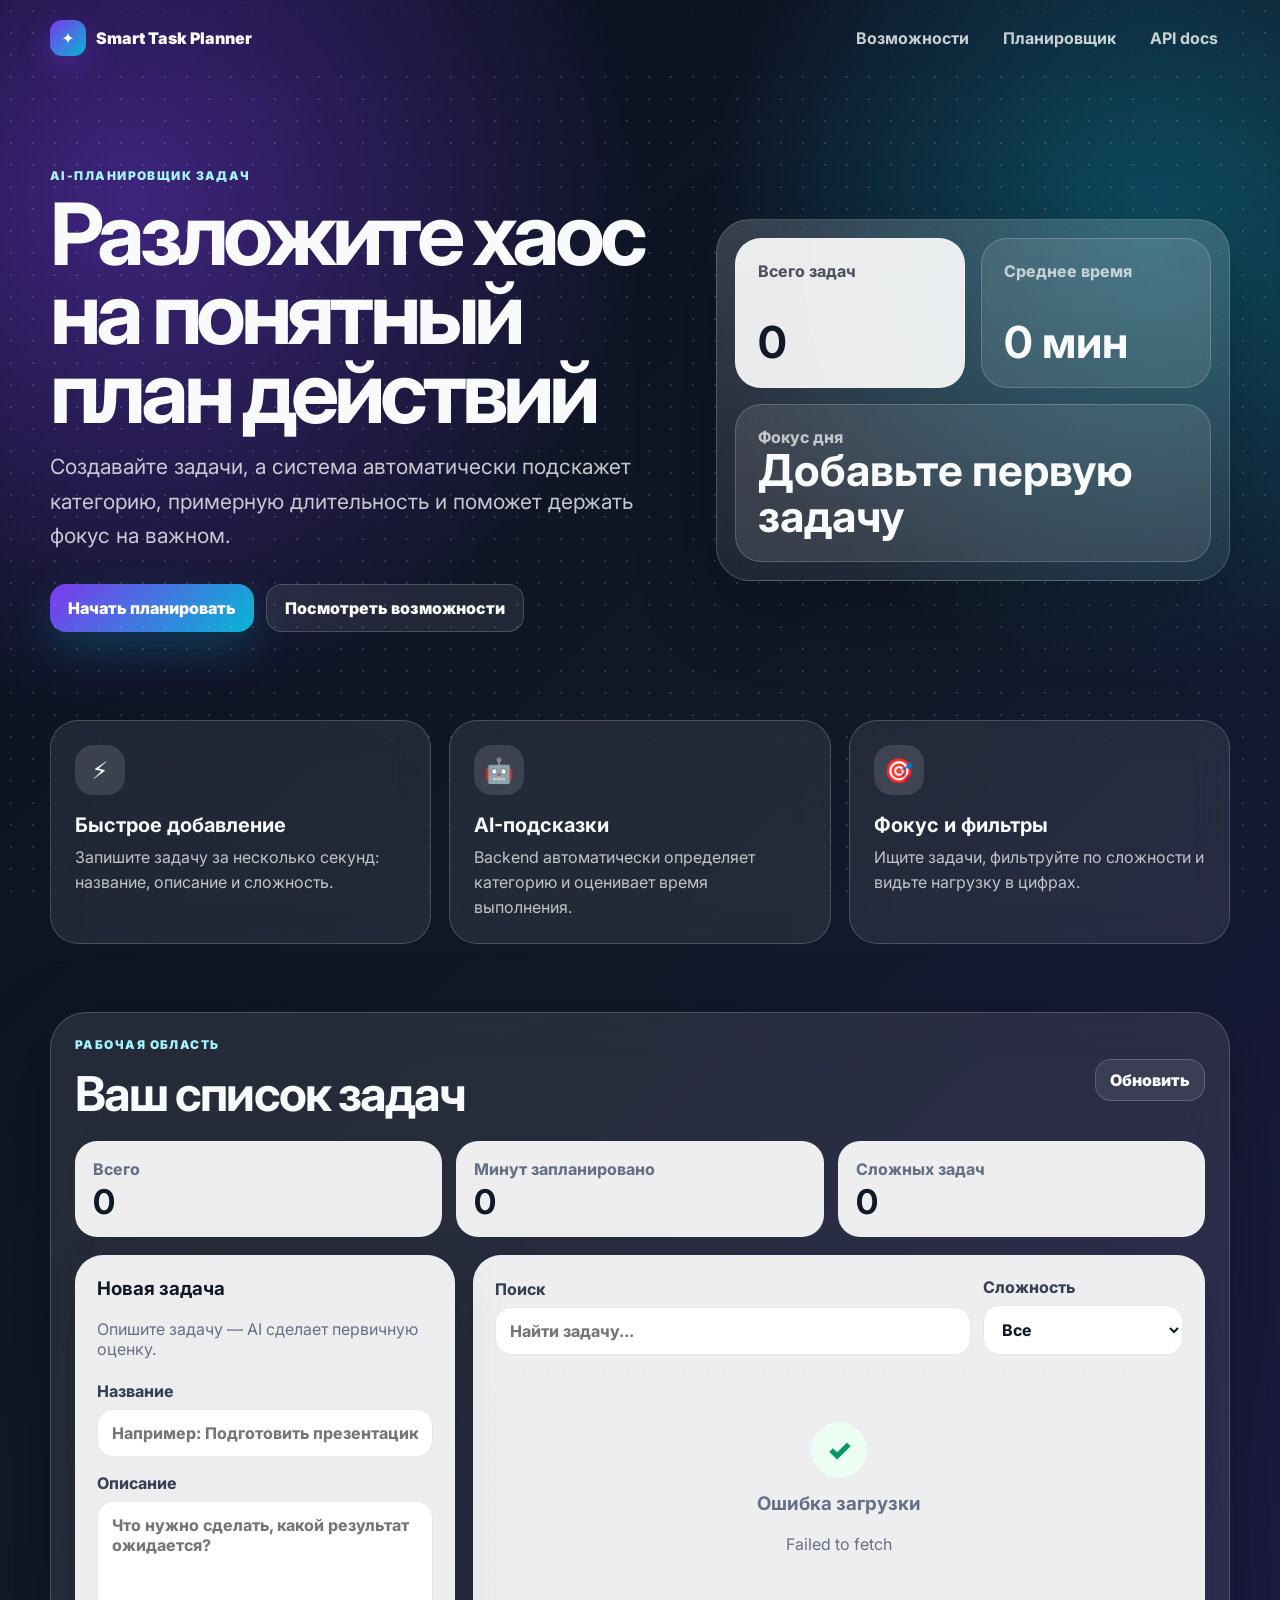
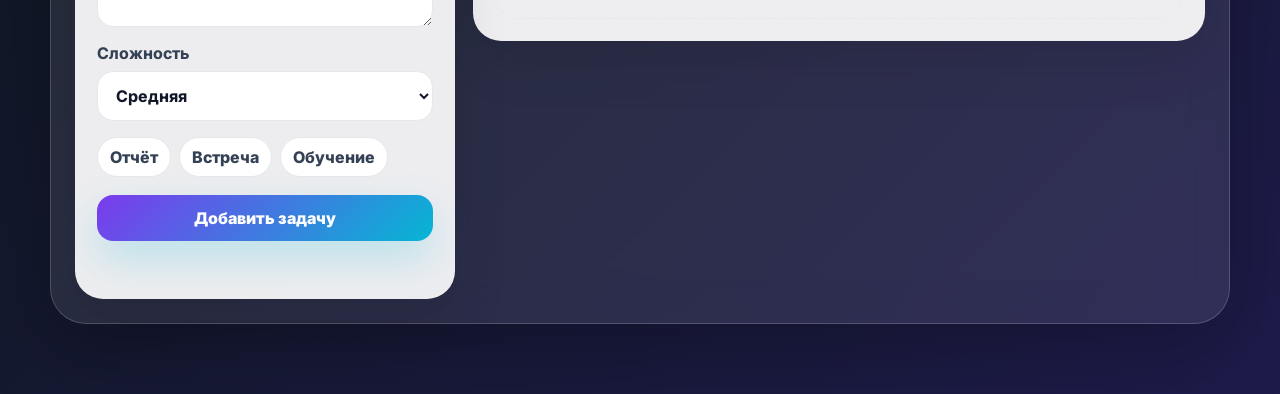
<file: index.html>
<!doctype html>
<html lang="ru">
<head>
  <meta charset="utf-8" />
  <meta name="viewport" content="width=device-width, initial-scale=1" />
  <meta name="theme-color" content="#111827" />
  <title>Smart Task Planner — клиентский сайт</title>
  <link rel="preconnect" href="https://fonts.googleapis.com">
  <link rel="preconnect" href="https://fonts.gstatic.com" crossorigin>
  <link href="https://fonts.googleapis.com/css2?family=Inter:wght@400;500;600;700;800;900&display=swap" rel="stylesheet">
  <link rel="stylesheet" href="styles.css" />
</head>
<body>
  <div class="noise" aria-hidden="true"></div>
  <header class="site-header">
    <a class="brand" href="#top" aria-label="Smart Task Planner">
      <span class="brand-mark">✦</span>
      <span>Smart Task Planner</span>
    </a>
    <nav class="nav" aria-label="Навигация">
      <a href="#features">Возможности</a>
      <a href="#app">Планировщик</a>
      <a href="/docs">API docs</a>
    </nav>
  </header>

  <main id="top">
    <section class="hero section">
      <div class="hero-copy">
        <p class="eyebrow">AI-планировщик задач</p>
        <h1>Разложите хаос на понятный план действий</h1>
        <p class="subtitle">Создавайте задачи, а система автоматически подскажет категорию, примерную длительность и поможет держать фокус на важном.</p>
        <div class="hero-actions">
          <a class="button primary" href="#app">Начать планировать</a>
          <a class="button ghost" href="#features">Посмотреть возможности</a>
        </div>
      </div>

      <aside class="hero-dashboard" aria-label="Обзор задач">
        <div class="mini-card active">
          <span>Всего задач</span>
          <strong id="heroTotal">0</strong>
        </div>
        <div class="mini-card">
          <span>Среднее время</span>
          <strong id="heroAverage">0 мин</strong>
        </div>
        <div class="mini-card wide">
          <span>Фокус дня</span>
          <strong id="heroFocus">Добавьте первую задачу</strong>
        </div>
      </aside>
    </section>

    <section class="features section" id="features">
      <article>
        <span class="feature-icon">⚡</span>
        <h2>Быстрое добавление</h2>
        <p>Запишите задачу за несколько секунд: название, описание и сложность.</p>
      </article>
      <article>
        <span class="feature-icon">🤖</span>
        <h2>AI-подсказки</h2>
        <p>Backend автоматически определяет категорию и оценивает время выполнения.</p>
      </article>
      <article>
        <span class="feature-icon">🎯</span>
        <h2>Фокус и фильтры</h2>
        <p>Ищите задачи, фильтруйте по сложности и видьте нагрузку в цифрах.</p>
      </article>
    </section>

    <section class="app-shell section" id="app">
      <div class="app-header">
        <div>
          <p class="eyebrow">Рабочая область</p>
          <h2>Ваш список задач</h2>
        </div>
        <button class="button ghost small" id="refreshButton" type="button">Обновить</button>
      </div>

      <div class="stats-grid" aria-label="Статистика задач">
        <div class="stat-card">
          <span>Всего</span>
          <strong id="taskCount">0</strong>
        </div>
        <div class="stat-card">
          <span>Минут запланировано</span>
          <strong id="totalMinutes">0</strong>
        </div>
        <div class="stat-card">
          <span>Сложных задач</span>
          <strong id="hardTasks">0</strong>
        </div>
      </div>

      <div class="workspace">
        <form class="card form" id="taskForm">
          <div class="card-title">
            <h3>Новая задача</h3>
            <p>Опишите задачу — AI сделает первичную оценку.</p>
          </div>

          <label>
            Название
            <input id="title" name="title" type="text" placeholder="Например: Подготовить презентацию" maxlength="90" required />
          </label>

          <label>
            Описание
            <textarea id="description" name="description" placeholder="Что нужно сделать, какой результат ожидается?" maxlength="500" required></textarea>
          </label>

          <label>
            Сложность
            <select id="complexity" name="complexity">
              <option value="low">Лёгкая</option>
              <option value="medium" selected>Средняя</option>
              <option value="high">Сложная</option>
            </select>
          </label>

          <div class="quick-presets" aria-label="Быстрые шаблоны">
            <button type="button" data-preset="report">Отчёт</button>
            <button type="button" data-preset="meeting">Встреча</button>
            <button type="button" data-preset="learning">Обучение</button>
          </div>

          <button class="button primary full" type="submit" id="submitButton">Добавить задачу</button>
          <p class="status" id="formStatus" role="status"></p>
        </form>

        <section class="card tasks-panel" aria-label="Список задач">
          <div class="toolbar">
            <label class="search-field">
              <span>Поиск</span>
              <input id="searchInput" type="search" placeholder="Найти задачу..." />
            </label>
            <label>
              <span>Сложность</span>
              <select id="filterComplexity">
                <option value="all">Все</option>
                <option value="low">Лёгкие</option>
                <option value="medium">Средние</option>
                <option value="high">Сложные</option>
              </select>
            </label>
          </div>

          <div class="empty visible" id="emptyState">
            <div class="empty-icon">✓</div>
            <h3>Пока задач нет</h3>
            <p>Добавьте первую задачу — она появится здесь с категорией и оценкой времени.</p>
          </div>

          <div class="task-list" id="taskList"></div>
        </section>
      </div>
    </section>
  </main>

  <template id="taskTemplate">
    <article class="task-item">
      <div class="task-main">
        <div class="task-topline">
          <h3></h3>
          <span class="complexity-dot"></span>
        </div>
        <p class="task-description"></p>
        <div class="meta"></div>
      </div>
      <button class="button danger" type="button">Удалить</button>
    </article>
  </template>

  <script src="config.js"></script>
  <script src="app.js"></script>
</body>
</html>
</file>
<file: styles.css>
:root {
  --bg: #0b1020;
  --surface: rgba(255,255,255,.08);
  --surface-strong: rgba(255,255,255,.13);
  --card: rgba(255,255,255,.92);
  --text: #f8fafc;
  --dark: #111827;
  --muted: #667085;
  --soft: #eef2ff;
  --primary: #7c3aed;
  --primary-2: #06b6d4;
  --success: #059669;
  --danger: #dc2626;
  --warning: #f59e0b;
  --border: rgba(255,255,255,.18);
  --border-dark: #e5e7eb;
  --shadow: 0 24px 80px rgba(0,0,0,.25);
}

* { box-sizing: border-box; }
html { scroll-behavior: smooth; }
body {
  margin: 0;
  min-height: 100vh;
  font-family: Inter, system-ui, -apple-system, BlinkMacSystemFont, "Segoe UI", sans-serif;
  color: var(--text);
  background:
    radial-gradient(circle at 10% 10%, rgba(124,58,237,.45), transparent 32rem),
    radial-gradient(circle at 90% 12%, rgba(6,182,212,.34), transparent 28rem),
    linear-gradient(135deg, #0b1020 0%, #111827 48%, #1e1b4b 100%);
}

.noise { position: fixed; inset: 0; pointer-events: none; opacity: .12; background-image: radial-gradient(#fff 1px, transparent 1px); background-size: 22px 22px; }
button, input, textarea, select { font: inherit; }
a { color: inherit; text-decoration: none; }
h1, h2, h3, p { margin-top: 0; }

.site-header {
  position: sticky; top: 0; z-index: 10;
  width: min(1180px, calc(100% - 32px));
  margin: 0 auto; padding: 18px 0;
  display: flex; align-items: center; justify-content: space-between; gap: 16px;
  backdrop-filter: blur(18px);
}
.brand { display: inline-flex; align-items: center; gap: 10px; font-weight: 900; }
.brand-mark { display: grid; place-items: center; width: 36px; height: 36px; border-radius: 12px; background: linear-gradient(135deg, var(--primary), var(--primary-2)); box-shadow: 0 12px 30px rgba(124,58,237,.35); }
.nav { display: flex; align-items: center; gap: 10px; color: rgba(255,255,255,.78); font-weight: 700; }
.nav a { padding: 10px 12px; border-radius: 999px; }
.nav a:hover { background: var(--surface); color: #fff; }

.section { width: min(1180px, calc(100% - 32px)); margin: 0 auto; }
.hero { min-height: 620px; display: grid; grid-template-columns: 1.1fr .9fr; gap: 38px; align-items: center; padding: 70px 0 42px; }
.eyebrow { margin-bottom: 12px; color: #a5f3fc; font-weight: 900; text-transform: uppercase; letter-spacing: .12em; font-size: 12px; }
h1 { max-width: 760px; margin-bottom: 18px; font-size: clamp(44px, 7vw, 86px); line-height: .92; letter-spacing: -.06em; }
.subtitle { max-width: 680px; color: rgba(255,255,255,.76); font-size: clamp(17px, 2vw, 21px); line-height: 1.65; }
.hero-actions { display: flex; flex-wrap: wrap; gap: 12px; margin-top: 30px; }
.button { border: 0; border-radius: 16px; padding: 13px 18px; cursor: pointer; font-weight: 850; transition: transform .16s ease, opacity .16s ease, background .16s ease, border-color .16s ease; display: inline-flex; align-items: center; justify-content: center; }
.button:hover { transform: translateY(-2px); }
.button:disabled { cursor: not-allowed; opacity: .65; transform: none; }
.primary { color: #fff; background: linear-gradient(135deg, var(--primary), var(--primary-2)); box-shadow: 0 18px 42px rgba(6,182,212,.22); }
.ghost { color: #fff; background: var(--surface); border: 1px solid var(--border); }
.small { padding: 10px 14px; }
.full { width: 100%; }

.hero-dashboard { display: grid; grid-template-columns: 1fr 1fr; gap: 16px; padding: 18px; border: 1px solid var(--border); border-radius: 34px; background: linear-gradient(180deg, rgba(255,255,255,.17), rgba(255,255,255,.07)); box-shadow: var(--shadow); backdrop-filter: blur(22px); }
.mini-card { min-height: 150px; padding: 22px; border-radius: 26px; background: rgba(255,255,255,.1); border: 1px solid var(--border); display: flex; flex-direction: column; justify-content: space-between; }
.mini-card.active { background: rgba(255,255,255,.9); color: var(--dark); }
.mini-card.wide { grid-column: 1 / -1; }
.mini-card span { color: inherit; opacity: .72; font-weight: 750; }
.mini-card strong { display: block; font-size: clamp(26px, 4vw, 44px); line-height: 1.05; }

.features { display: grid; grid-template-columns: repeat(3, 1fr); gap: 18px; padding: 24px 0 68px; }
.features article { padding: 24px; border: 1px solid var(--border); border-radius: 28px; background: var(--surface); backdrop-filter: blur(18px); }
.feature-icon { display: grid; place-items: center; width: 50px; height: 50px; margin-bottom: 18px; border-radius: 18px; background: rgba(255,255,255,.12); font-size: 24px; }
.features h2 { margin-bottom: 8px; font-size: 20px; }
.features p { margin-bottom: 0; color: rgba(255,255,255,.72); line-height: 1.55; }

.app-shell { margin-bottom: 70px; padding: 24px; border-radius: 36px; background: rgba(255,255,255,.09); border: 1px solid var(--border); box-shadow: var(--shadow); backdrop-filter: blur(22px); }
.app-header { display: flex; justify-content: space-between; align-items: center; gap: 18px; margin-bottom: 18px; }
.app-header h2 { margin-bottom: 0; font-size: clamp(30px, 4vw, 48px); letter-spacing: -.04em; }
.stats-grid { display: grid; grid-template-columns: repeat(3, 1fr); gap: 14px; margin-bottom: 18px; }
.stat-card { padding: 18px; border-radius: 22px; background: rgba(255,255,255,.92); color: var(--dark); }
.stat-card span { display: block; color: var(--muted); font-weight: 750; margin-bottom: 6px; }
.stat-card strong { font-size: 34px; line-height: 1; }
.workspace { display: grid; grid-template-columns: 380px 1fr; gap: 18px; align-items: start; }
.card { padding: 22px; border-radius: 28px; background: var(--card); color: var(--dark); box-shadow: 0 18px 55px rgba(0,0,0,.12); }
.card-title p { color: var(--muted); margin-bottom: 22px; }
.form { position: sticky; top: 86px; }
.form label, .toolbar label { display: grid; gap: 8px; margin: 16px 0; color: #344054; font-weight: 750; }
input, textarea, select { width: 100%; border: 1px solid var(--border-dark); border-radius: 16px; padding: 13px 14px; background: #fff; color: var(--dark); outline: none; }
textarea { min-height: 126px; resize: vertical; }
input:focus, textarea:focus, select:focus { border-color: var(--primary); box-shadow: 0 0 0 4px rgba(124,58,237,.12); }
.quick-presets { display: flex; flex-wrap: wrap; gap: 8px; margin: 2px 0 18px; }
.quick-presets button { border: 1px solid var(--border-dark); border-radius: 999px; padding: 9px 12px; background: #fff; color: #344054; cursor: pointer; font-weight: 800; }
.status { min-height: 22px; margin: 14px 0 0; color: var(--muted); }
.status.error { color: var(--danger); }
.status.success { color: var(--success); }
.toolbar { display: grid; grid-template-columns: 1fr 200px; gap: 12px; align-items: end; margin-bottom: 18px; }
.toolbar label { margin: 0; }
.empty { display: none; padding: 48px 20px; text-align: center; color: var(--muted); border: 1px dashed var(--border-dark); border-radius: 22px; }
.empty.visible { display: block; }
.empty-icon { width: 56px; height: 56px; display: grid; place-items: center; margin: 0 auto 14px; border-radius: 50%; background: #ecfdf3; color: var(--success); font-size: 28px; font-weight: 900; }
.task-list { display: grid; gap: 14px; }
.task-item { display: flex; justify-content: space-between; gap: 18px; padding: 18px; border: 1px solid var(--border-dark); border-radius: 22px; background: #fff; }
.task-main { min-width: 0; }
.task-topline { display: flex; align-items: center; gap: 10px; }
.task-main h3 { margin-bottom: 8px; overflow-wrap: anywhere; }
.complexity-dot { width: 10px; height: 10px; flex: 0 0 auto; border-radius: 50%; background: var(--success); }
.task-item[data-complexity="medium"] .complexity-dot { background: var(--warning); }
.task-item[data-complexity="high"] .complexity-dot { background: var(--danger); }
.task-description { color: var(--muted); line-height: 1.55; margin-bottom: 14px; overflow-wrap: anywhere; }
.meta { display: flex; flex-wrap: wrap; gap: 8px; }
.badge { display: inline-flex; align-items: center; border-radius: 999px; padding: 6px 10px; background: #f2f4f7; color: #344054; font-size: 13px; font-weight: 800; }
.danger { color: var(--danger); background: #fee2e2; align-self: start; }

@media (max-width: 900px) {
  .hero, .features, .workspace, .stats-grid { grid-template-columns: 1fr; }
  .form { position: static; }
  .toolbar { grid-template-columns: 1fr; }
  .nav { display: none; }
}
@media (max-width: 560px) {
  .section, .site-header { width: min(100% - 20px, 1180px); }
  .hero { min-height: auto; padding-top: 44px; }
  .hero-dashboard { grid-template-columns: 1fr; }
  .mini-card.wide { grid-column: auto; }
  .app-shell { padding: 14px; border-radius: 28px; }
  .card { padding: 18px; }
  .task-item { flex-direction: column; }
  .danger { width: 100%; }
}
</file>
